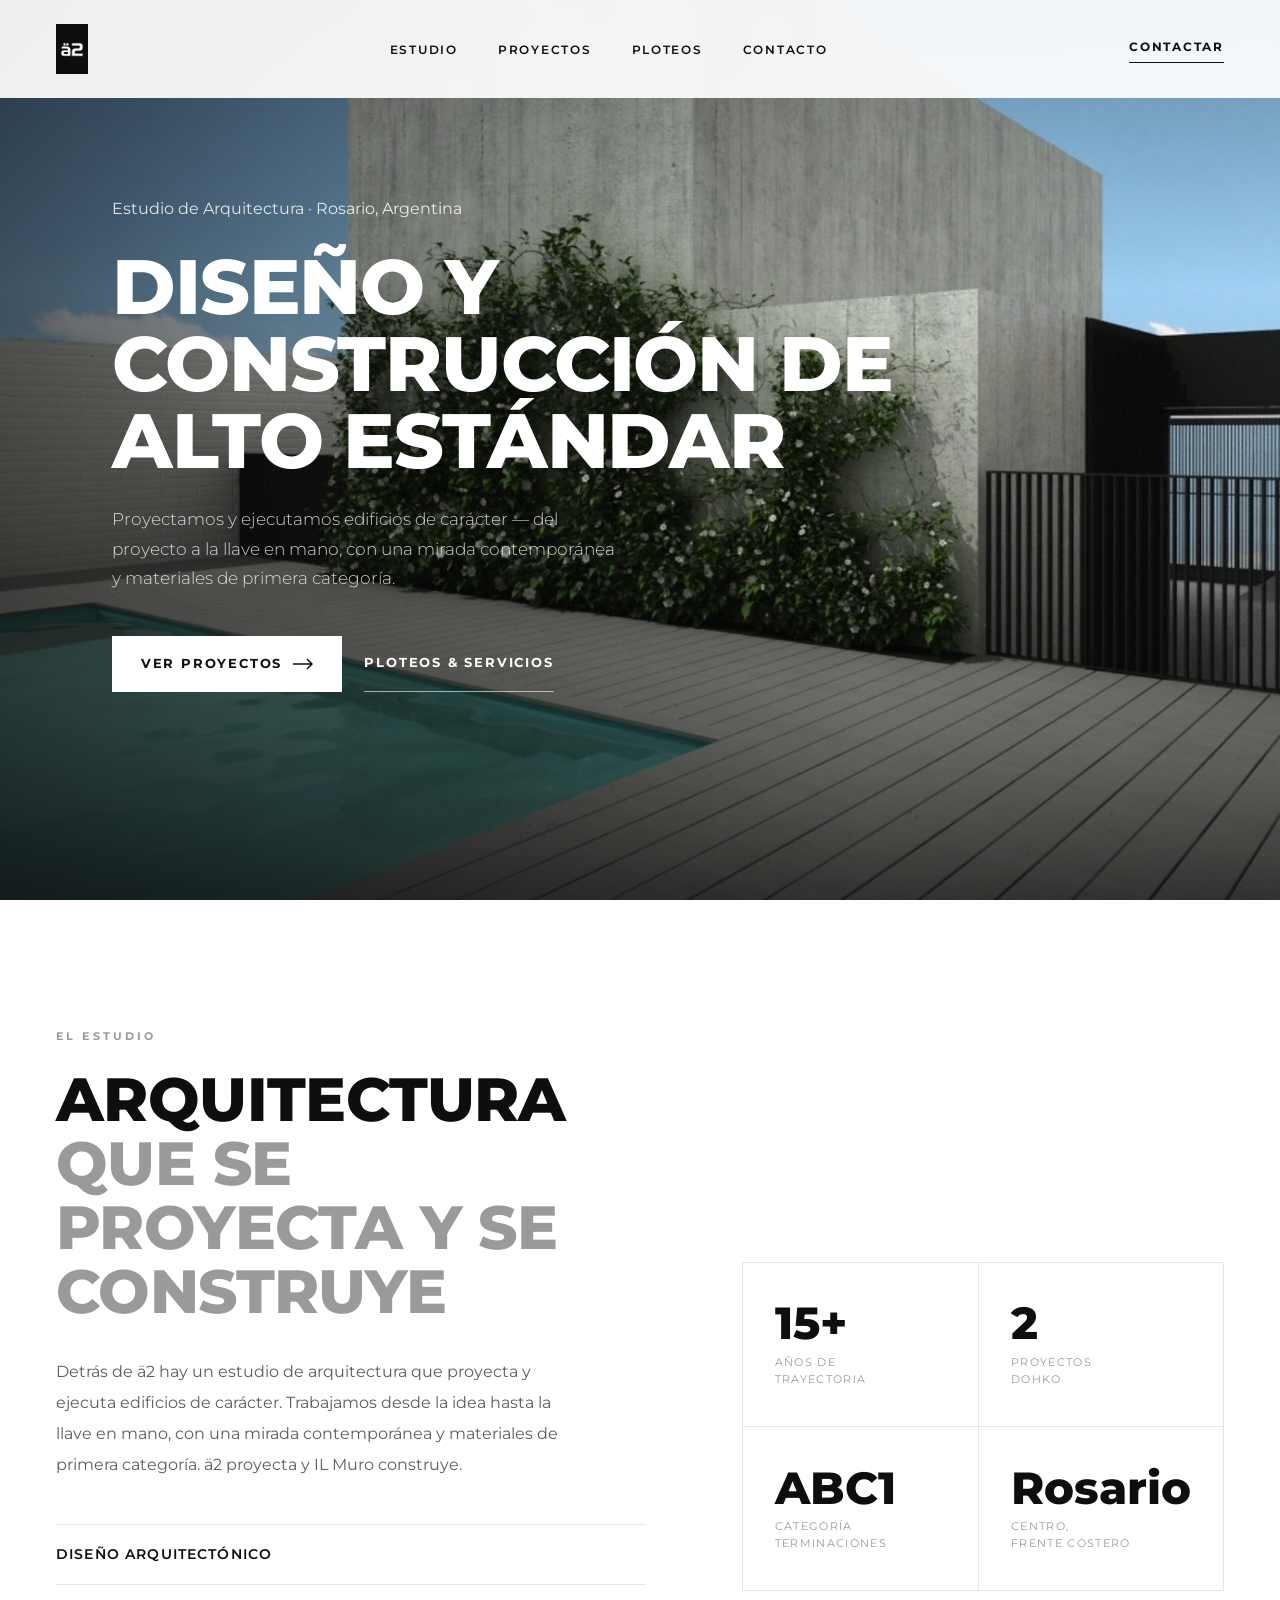
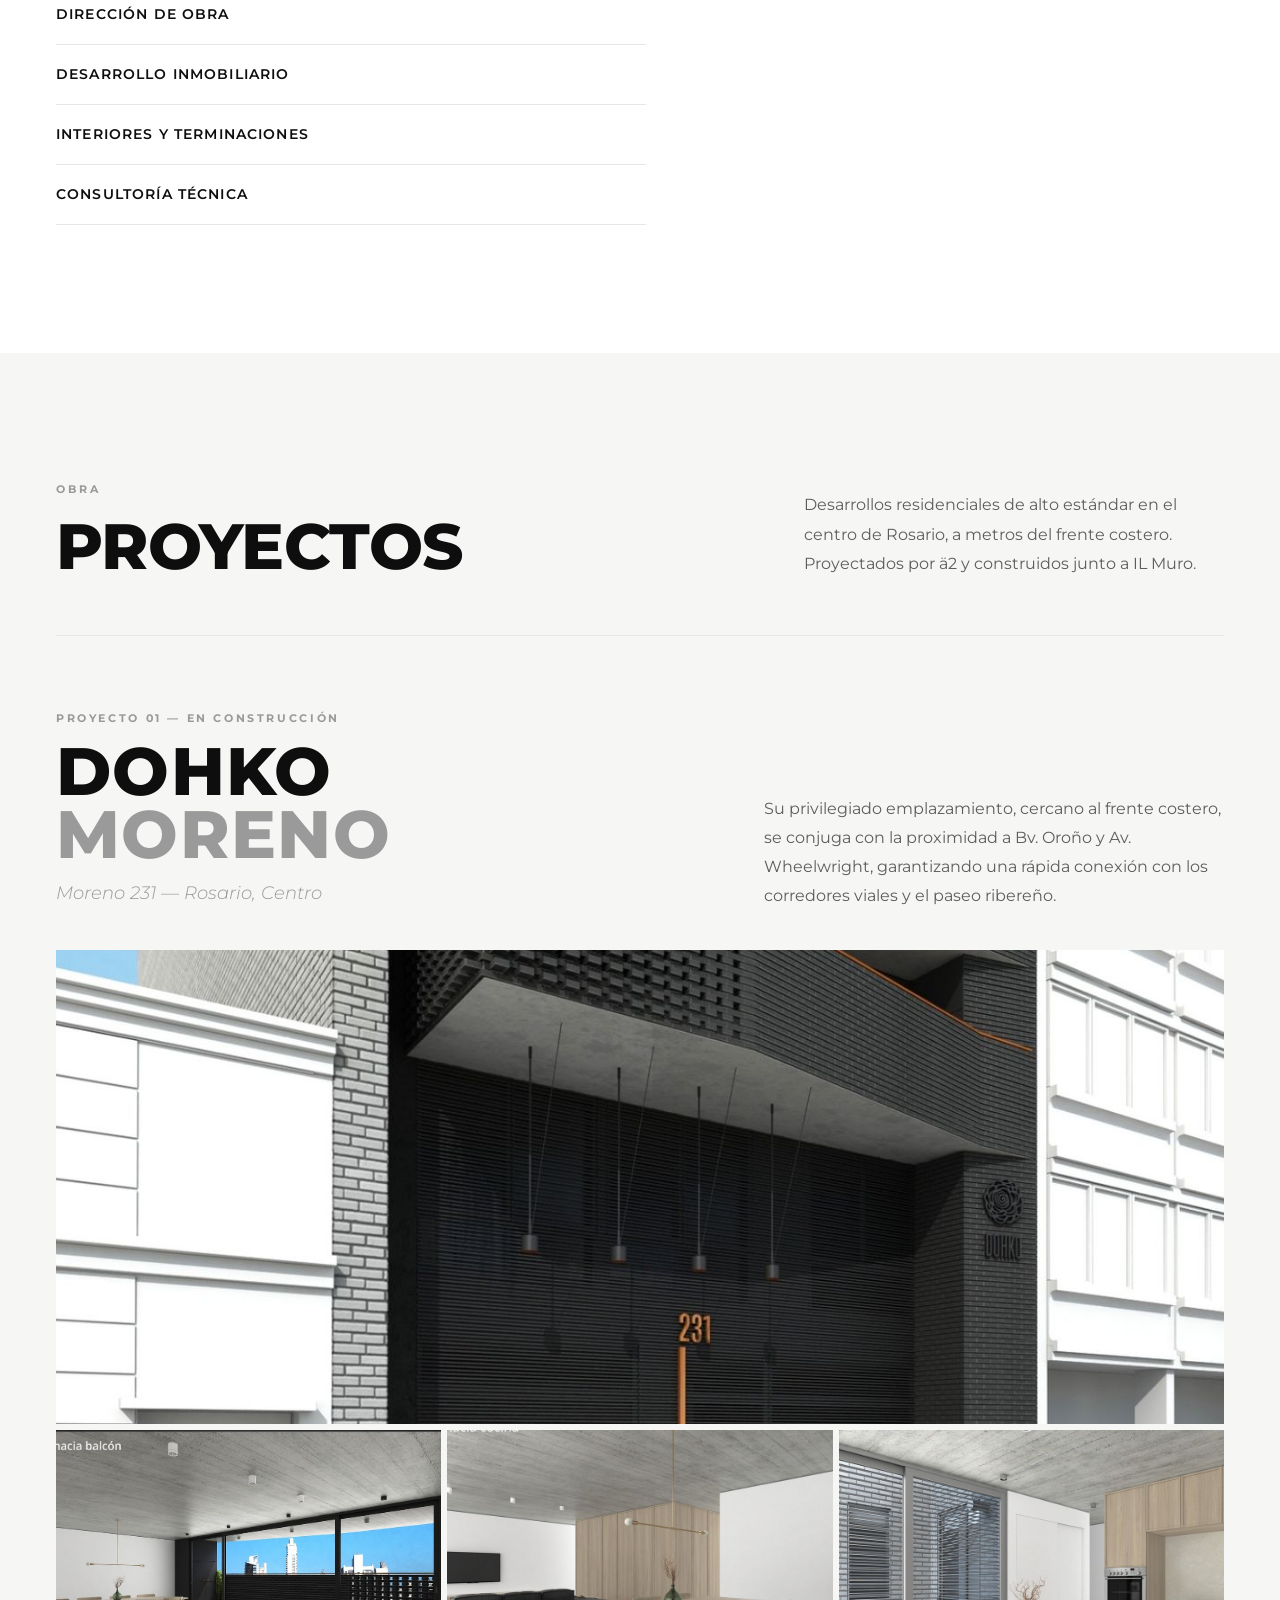
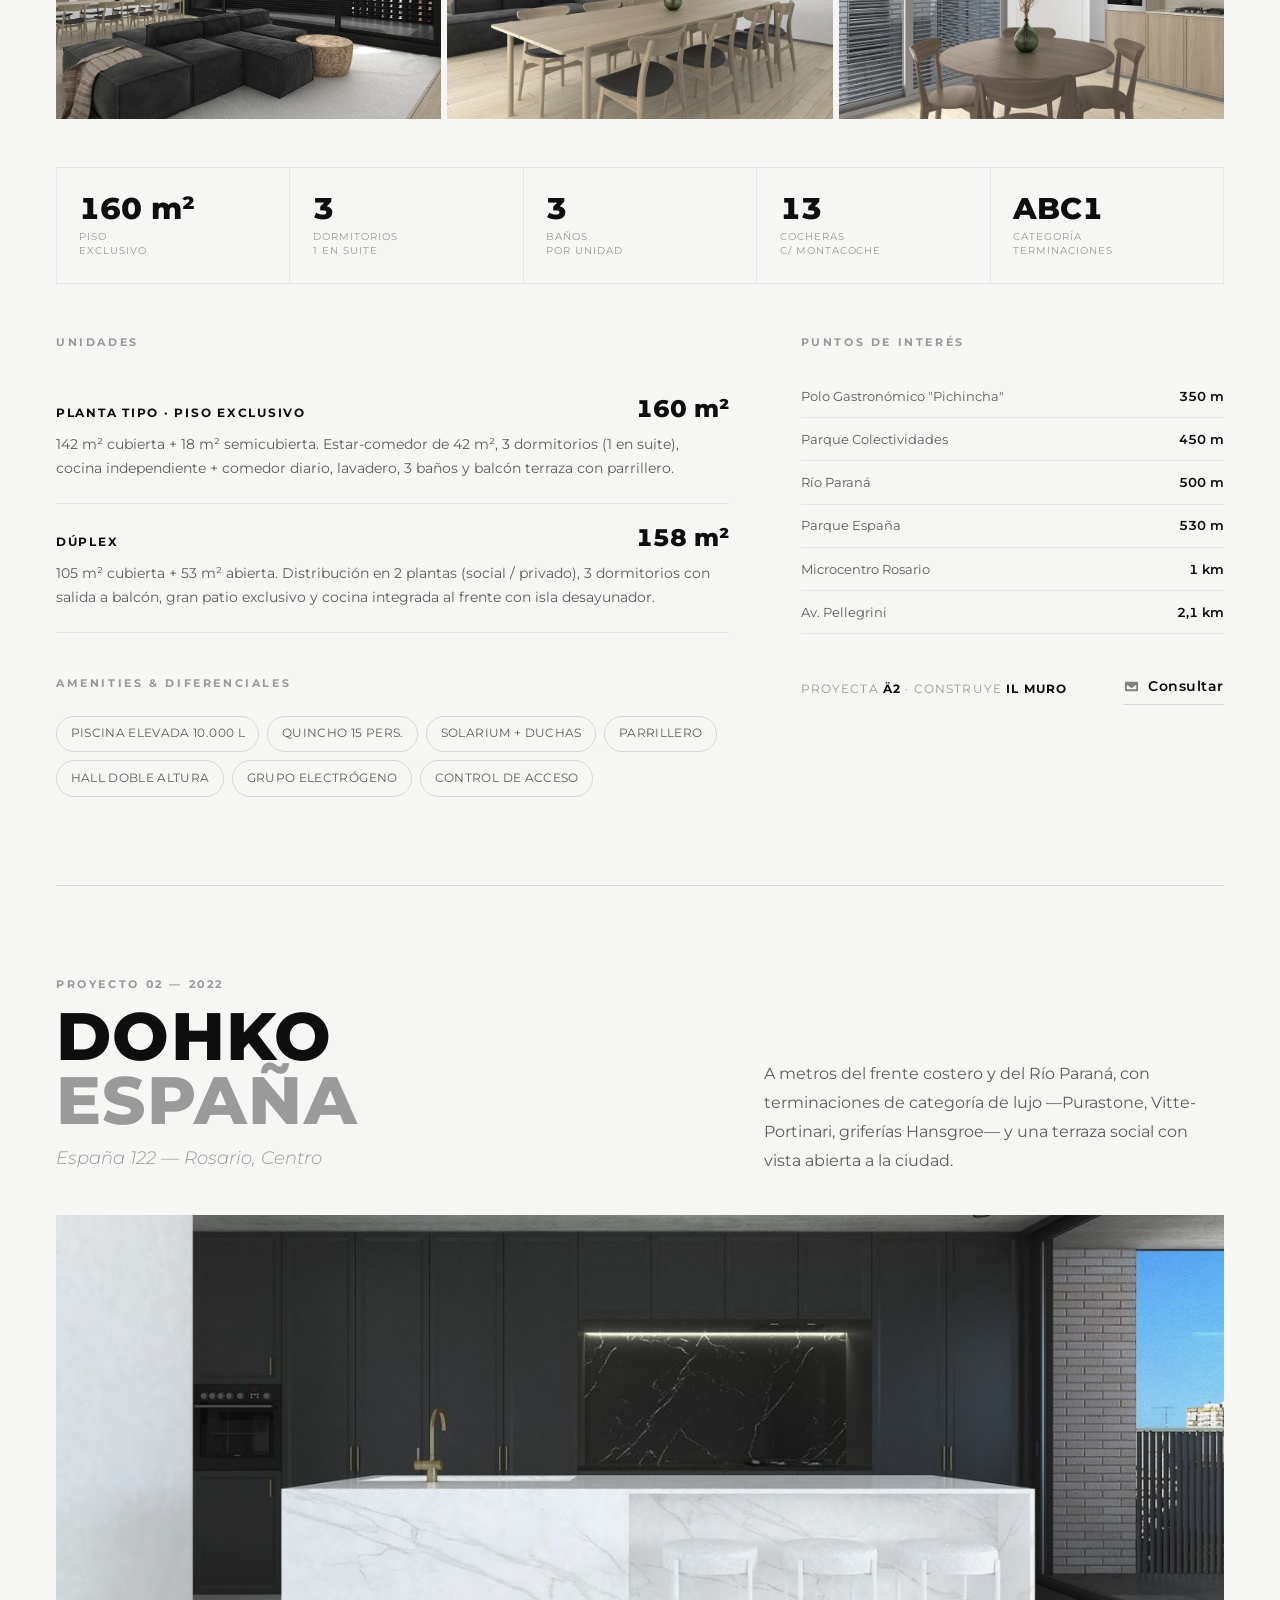
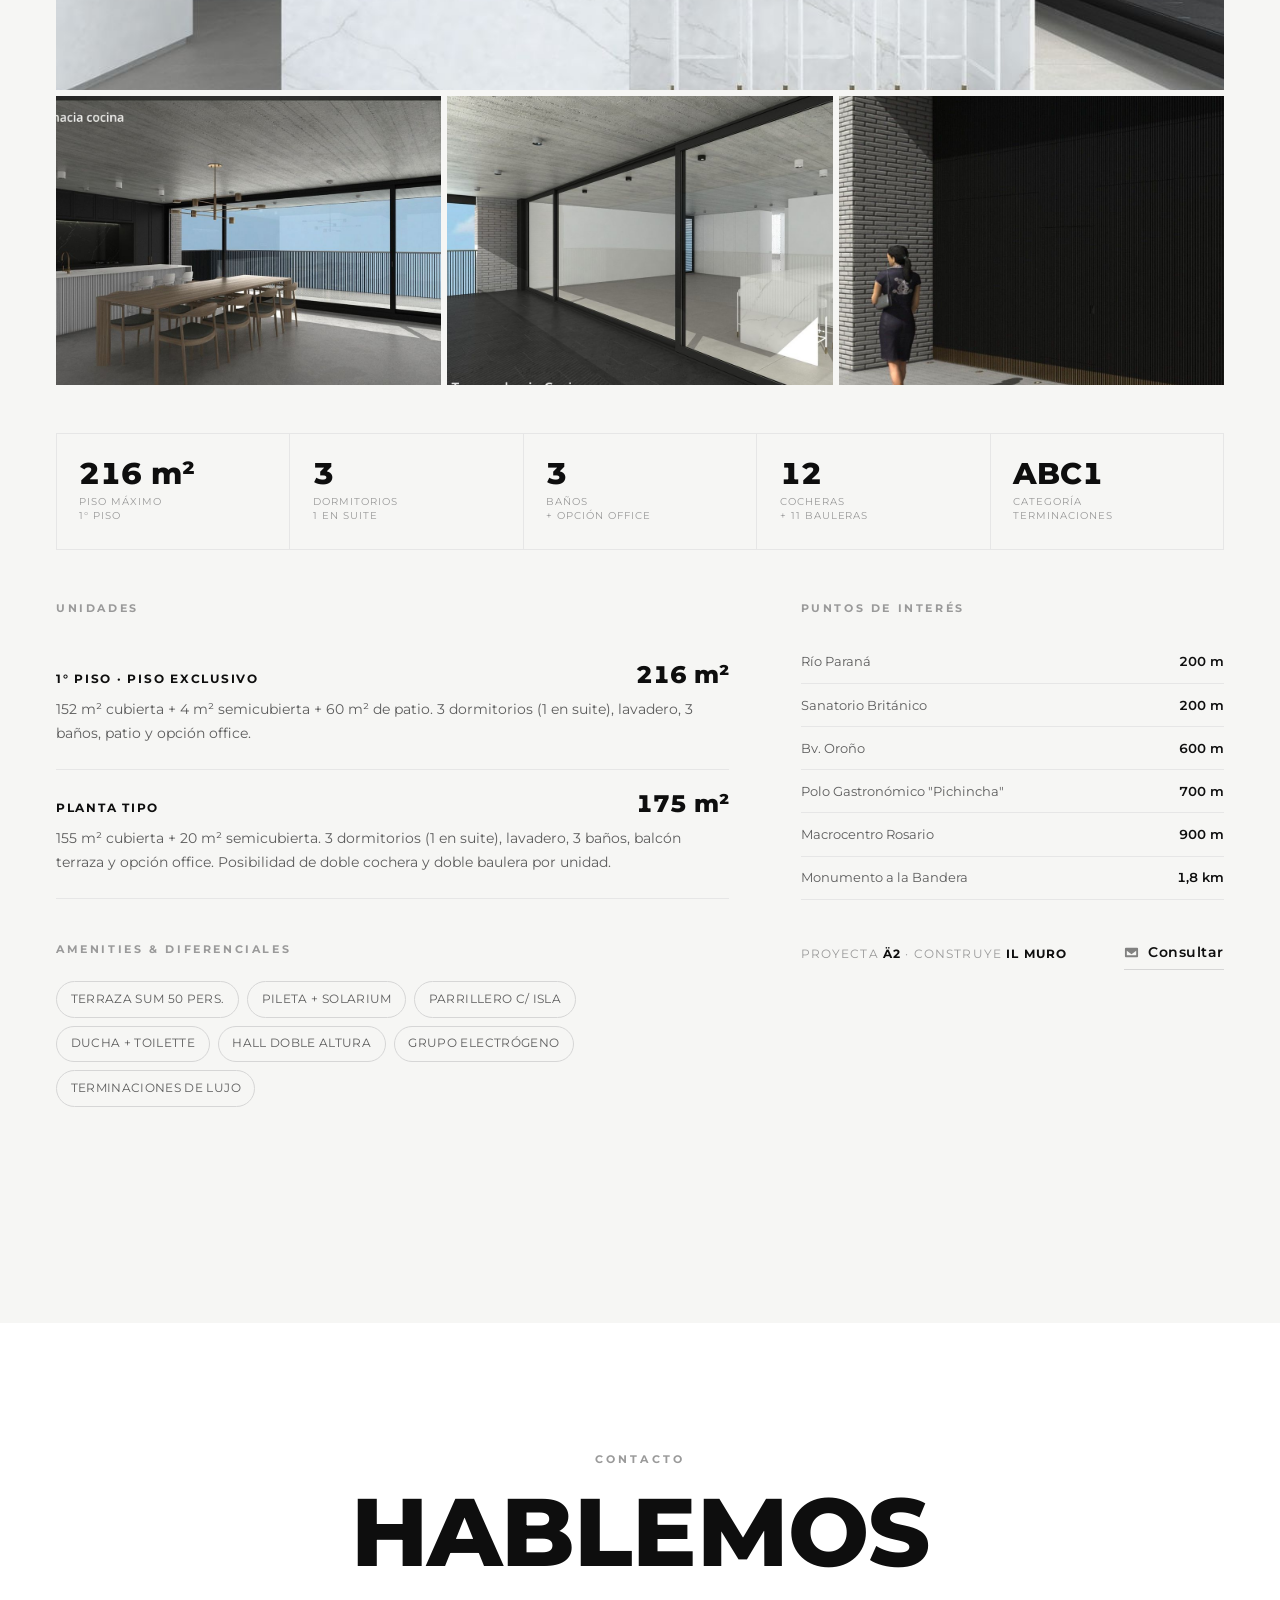
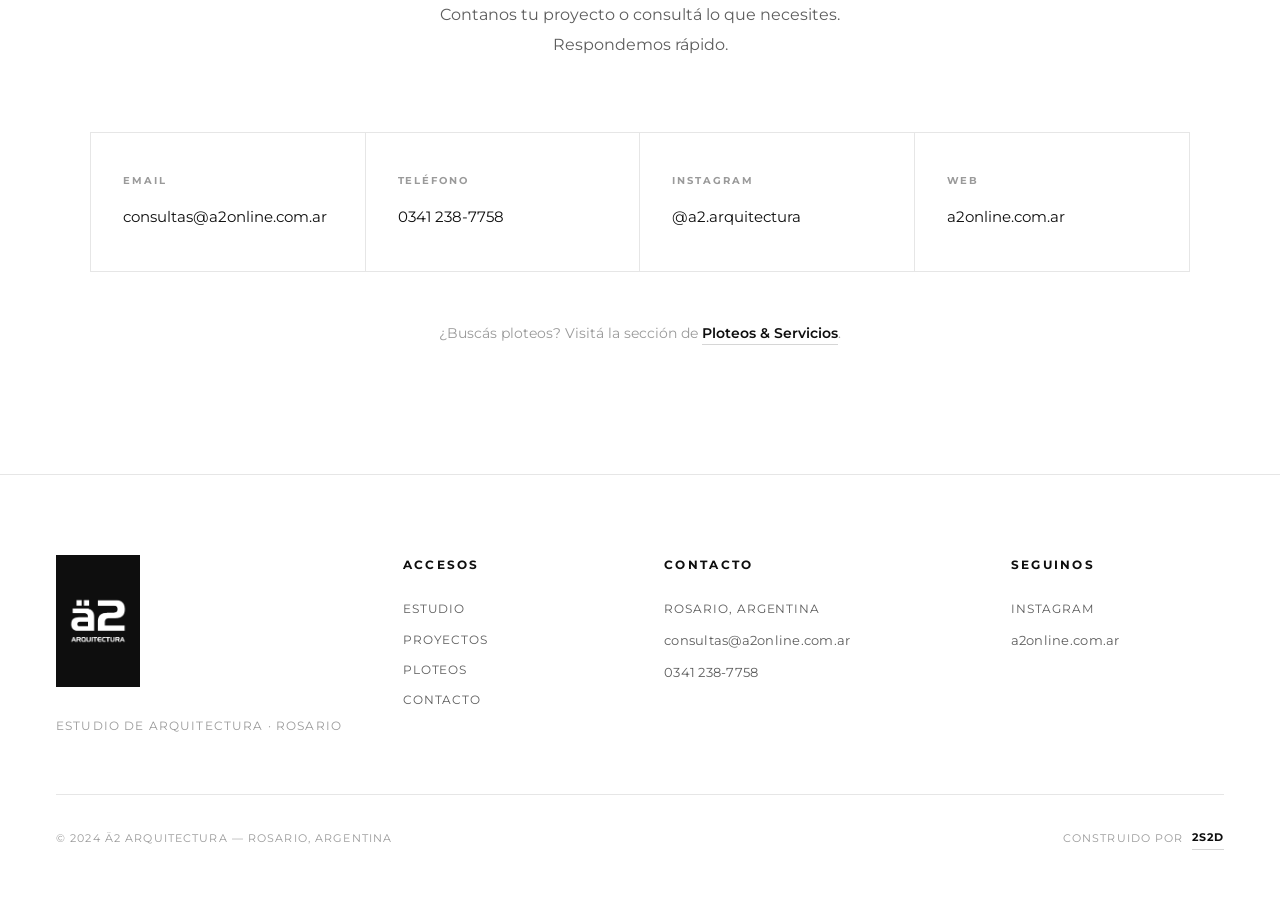
<file: index.html>
<!DOCTYPE html>
<html lang="es">
<head>
  <meta charset="UTF-8">
  <meta name="viewport" content="width=device-width, initial-scale=1.0">
  <title>ä2 Arquitectura — Estudio de arquitectura en Rosario</title>
  <meta name="description" content="Estudio de arquitectura en Rosario. Diseño y construcción de alto estándar, del proyecto a la llave en mano.">
  <link rel="icon" type="image/png" sizes="32x32" href="assets/favicon-32.png">
  <link rel="apple-touch-icon" sizes="180x180" href="assets/favicon-180.png">

  <!-- SEO -->
  <link rel="canonical" href="https://a2online.com.ar/">
  <meta name="robots" content="index, follow">
  <meta name="author" content="ä2 Arquitectura">
  <meta name="keywords" content="arquitectura Rosario, estudio de arquitectura Rosario, diseño arquitectónico, dirección de obra, desarrollos inmobiliarios Rosario, construcción, Dohko, ploteos Rosario">
  <meta name="geo.region" content="AR-S">
  <meta name="geo.placename" content="Rosario, Santa Fe">
  <meta name="geo.position" content="-32.9468;-60.6393">
  <meta name="ICBM" content="-32.9468, -60.6393">

  <!-- Open Graph -->
  <meta property="og:type" content="website">
  <meta property="og:site_name" content="ä2 Arquitectura">
  <meta property="og:locale" content="es_AR">
  <meta property="og:title" content="ä2 Arquitectura — Estudio de arquitectura en Rosario">
  <meta property="og:description" content="Diseño y construcción de alto estándar en Rosario. Del proyecto a la llave en mano.">
  <meta property="og:url" content="https://a2online.com.ar/">
  <meta property="og:image" content="https://a2online.com.ar/assets/og-image.jpg">
  <meta property="og:image:width" content="1200">
  <meta property="og:image:height" content="630">
  <meta property="og:image:alt" content="ä2 Arquitectura — proyecto residencial de alto estándar en Rosario">

  <!-- Twitter -->
  <meta name="twitter:card" content="summary_large_image">
  <meta name="twitter:title" content="ä2 Arquitectura — Estudio de arquitectura en Rosario">
  <meta name="twitter:description" content="Diseño y construcción de alto estándar en Rosario. Del proyecto a la llave en mano.">
  <meta name="twitter:image" content="https://a2online.com.ar/assets/og-image.jpg">

  <link rel="preconnect" href="https://fonts.googleapis.com">
  <link rel="preconnect" href="https://fonts.gstatic.com" crossorigin>
  <link href="https://fonts.googleapis.com/css2?family=Montserrat:ital,wght@0,300;0,400;0,500;0,600;0,700;0,800;1,300&display=swap" rel="stylesheet">
  <link rel="stylesheet" href="css/styles.css">

  <script type="application/ld+json">
  {
    "@context": "https://schema.org",
    "@type": "ProfessionalService",
    "name": "ä2 Arquitectura",
    "alternateName": "a2 Arquitectura & Servicios",
    "description": "Estudio de arquitectura en Rosario. Diseño y construcción de alto estándar, del proyecto a la llave en mano.",
    "url": "https://a2online.com.ar/",
    "logo": "https://a2online.com.ar/assets/favicon-180.png",
    "image": "https://a2online.com.ar/assets/og-image.jpg",
    "telephone": "+543412387758",
    "email": "consultas@a2online.com.ar",
    "priceRange": "$$$",
    "address": {
      "@type": "PostalAddress",
      "addressLocality": "Rosario",
      "addressRegion": "Santa Fe",
      "addressCountry": "AR"
    },
    "areaServed": { "@type": "City", "name": "Rosario" },
    "geo": { "@type": "GeoCoordinates", "latitude": -32.9468, "longitude": -60.6393 },
    "sameAs": ["https://instagram.com/a2.arquitectura"],
    "knowsAbout": ["Arquitectura", "Diseño arquitectónico", "Dirección de obra", "Desarrollo inmobiliario", "Interiores y terminaciones"]
  }
  </script>
</head>
<body>

  <!-- NAV -->
  <nav>
    <a href="#hero" class="nav-logo" aria-label="ä2 Arquitectura — inicio">
      <span class="nav-logo-badge"><img src="assets/a2-mark-light.png" alt="ä2 Arquitectura" class="nav-logo-img"></span>
    </a>
    <ul class="nav-links">
      <li><a href="#estudio">Estudio</a></li>
      <li><a href="#proyectos">Proyectos</a></li>
      <li><a href="ploteos.html">Ploteos</a></li>
      <li><a href="#contacto">Contacto</a></li>
    </ul>
    <a href="#contacto" class="nav-cta">Contactar</a>
  </nav>

  <!-- HERO -->
  <section id="hero">
    <div class="hero-img"><img src="assets/proyectos/hero.jpg" alt="Proyecto residencial de alto estándar de ä2 Arquitectura"></div>
    <div class="hero-scrim"></div>
    <div class="hero-content">
      <p class="hero-eyebrow">Estudio de Arquitectura · Rosario, Argentina</p>
      <h1 class="hero-title">Diseño y construcción de alto estándar</h1>
      <p class="hero-sub">Proyectamos y ejecutamos edificios de carácter — del proyecto a la llave en mano, con una mirada contemporánea y materiales de primera categoría.</p>
      <div class="hero-ctas">
        <a href="#proyectos" class="btn-solid">
          Ver proyectos
          <svg viewBox="0 0 20 12" fill="none"><path d="M0 6h18M14 1l5 5-5 5" stroke="currentColor" stroke-width="1.5"/></svg>
        </a>
        <a href="ploteos.html" class="btn-ghost">Ploteos &amp; servicios</a>
      </div>
    </div>
  </section>

  <!-- ESTUDIO -->
  <section id="estudio">
    <div class="container">
      <div class="estudio-grid">
        <div>
          <p class="eyebrow estudio-eyebrow reveal">El Estudio</p>
          <h2 class="estudio-title reveal rv-d1">Arquitectura <span>que se proyecta y se construye</span></h2>
          <p class="estudio-desc reveal rv-d2">Detrás de ä2 hay un estudio de arquitectura que proyecta y ejecuta edificios de carácter. Trabajamos desde la idea hasta la llave en mano, con una mirada contemporánea y materiales de primera categoría. ä2 proyecta y IL Muro construye.</p>
          <ul class="estudio-services reveal rv-d3">
            <li>Diseño arquitectónico</li>
            <li>Dirección de obra</li>
            <li>Desarrollo inmobiliario</li>
            <li>Interiores y terminaciones</li>
            <li>Consultoría técnica</li>
          </ul>
        </div>
        <div class="estudio-stats reveal rv-d2">
          <div class="estudio-stat"><div class="stat-val">15+</div><div class="stat-lbl">Años de<br>trayectoria</div></div>
          <div class="estudio-stat"><div class="stat-val">2</div><div class="stat-lbl">Proyectos<br>Dohko</div></div>
          <div class="estudio-stat"><div class="stat-val">ABC1</div><div class="stat-lbl">Categoría<br>terminaciones</div></div>
          <div class="estudio-stat"><div class="stat-val">Rosario</div><div class="stat-lbl">Centro,<br>frente costero</div></div>
        </div>
      </div>
    </div>
  </section>

  <!-- PROYECTOS -->
  <section id="proyectos">
    <div class="container">
      <div class="sec-head">
        <div>
          <p class="eyebrow reveal">Obra</p>
          <h2 class="sec-title reveal rv-d1">Proyectos</h2>
        </div>
        <p class="sec-head-desc reveal rv-d2">Desarrollos residenciales de alto estándar en el centro de Rosario, a metros del frente costero. Proyectados por ä2 y construidos junto a IL Muro.</p>
      </div>

      <!-- DOHKO MORENO -->
      <article class="project reveal">
        <div class="project-head">
          <div>
            <span class="project-label">Proyecto 01 — En construcción</span>
            <h3 class="project-name">Dohko <span>Moreno</span></h3>
            <p class="project-locale">Moreno 231 — Rosario, Centro</p>
          </div>
          <p class="project-memoria">Su privilegiado emplazamiento, cercano al frente costero, se conjuga con la proximidad a Bv. Oroño y Av. Wheelwright, garantizando una rápida conexión con los corredores viales y el paseo ribereño.</p>
        </div>

        <div class="gallery">
          <a class="lead" href="assets/proyectos/moreno-1.jpg" target="_blank" rel="noopener"><img src="assets/proyectos/moreno-1.jpg" alt="Fachada de Dohko Moreno" loading="lazy"></a>
          <a class="thumb" href="assets/proyectos/moreno-2.jpg" target="_blank" rel="noopener"><img src="assets/proyectos/moreno-2.jpg" alt="Estar con vista a la ciudad" loading="lazy"></a>
          <a class="thumb" href="assets/proyectos/moreno-3.jpg" target="_blank" rel="noopener"><img src="assets/proyectos/moreno-3.jpg" alt="Comedor y cocina" loading="lazy"></a>
          <a class="thumb" href="assets/proyectos/moreno-4.jpg" target="_blank" rel="noopener"><img src="assets/proyectos/moreno-4.jpg" alt="Cocina con aire y luz" loading="lazy"></a>
        </div>

        <div class="project-stats">
          <div class="project-stat"><div class="pstat-val">160 m²</div><div class="pstat-lbl">Piso<br>exclusivo</div></div>
          <div class="project-stat"><div class="pstat-val">3</div><div class="pstat-lbl">Dormitorios<br>1 en suite</div></div>
          <div class="project-stat"><div class="pstat-val">3</div><div class="pstat-lbl">Baños<br>por unidad</div></div>
          <div class="project-stat"><div class="pstat-val">13</div><div class="pstat-lbl">Cocheras<br>c/ montacoche</div></div>
          <div class="project-stat"><div class="pstat-val">ABC1</div><div class="pstat-lbl">Categoría<br>terminaciones</div></div>
        </div>

        <div class="project-cols">
          <div>
            <div class="col-title">Unidades</div>
            <div class="unit">
              <div class="unit-top"><span class="unit-type">Planta tipo · Piso exclusivo</span><span class="unit-area">160 m²</span></div>
              <p class="unit-detail">142 m² cubierta + 18 m² semicubierta. Estar-comedor de 42 m², 3 dormitorios (1 en suite), cocina independiente + comedor diario, lavadero, 3 baños y balcón terraza con parrillero.</p>
            </div>
            <div class="unit">
              <div class="unit-top"><span class="unit-type">Dúplex</span><span class="unit-area">158 m²</span></div>
              <p class="unit-detail">105 m² cubierta + 53 m² abierta. Distribución en 2 plantas (social / privado), 3 dormitorios con salida a balcón, gran patio exclusivo y cocina integrada al frente con isla desayunador.</p>
            </div>
            <div class="amenities">
              <div class="col-title">Amenities &amp; diferenciales</div>
              <div class="tag-list">
                <span class="tag">Piscina elevada 10.000 L</span>
                <span class="tag">Quincho 15 pers.</span>
                <span class="tag">Solarium + duchas</span>
                <span class="tag">Parrillero</span>
                <span class="tag">Hall doble altura</span>
                <span class="tag">Grupo electrógeno</span>
                <span class="tag">Control de acceso</span>
              </div>
            </div>
          </div>
          <aside>
            <div class="col-title">Puntos de interés</div>
            <ul class="poi-list">
              <li>Polo Gastronómico "Pichincha" <b>350 m</b></li>
              <li>Parque Colectividades <b>450 m</b></li>
              <li>Río Paraná <b>500 m</b></li>
              <li>Parque España <b>530 m</b></li>
              <li>Microcentro Rosario <b>1 km</b></li>
              <li>Av. Pellegrini <b>2,1 km</b></li>
            </ul>
            <div class="project-foot">
              <span class="project-credit">Proyecta <b>ä2</b> · Construye <b>IL Muro</b></span>
              <a href="mailto:consultas@a2online.com.ar?subject=Consulta%20Dohko%20Moreno" class="card-mail">
                <svg viewBox="0 0 16 16" fill="currentColor"><path d="M2 3h12a1 1 0 011 1v8a1 1 0 01-1 1H2a1 1 0 01-1-1V4a1 1 0 011-1zm6 5.6L3.5 5H12.5L8 8.6zM3 6.2V11h10V6.2L8 9.8 3 6.2z"/></svg>
                Consultar
              </a>
            </div>
          </aside>
        </div>
      </article>

      <!-- DOHKO ESPAÑA -->
      <article class="project reveal">
        <div class="project-head">
          <div>
            <span class="project-label">Proyecto 02 — 2022</span>
            <h3 class="project-name">Dohko <span>España</span></h3>
            <p class="project-locale">España 122 — Rosario, Centro</p>
          </div>
          <p class="project-memoria">A metros del frente costero y del Río Paraná, con terminaciones de categoría de lujo —Purastone, Vitte-Portinari, griferías Hansgroe— y una terraza social con vista abierta a la ciudad.</p>
        </div>

        <div class="gallery">
          <a class="lead" href="assets/proyectos/espana-1.jpg" target="_blank" rel="noopener"><img src="assets/proyectos/espana-1.jpg" alt="Cocina con isla de mármol de Dohko España" loading="lazy"></a>
          <a class="thumb" href="assets/proyectos/espana-2.jpg" target="_blank" rel="noopener"><img src="assets/proyectos/espana-2.jpg" alt="Estar y comedor" loading="lazy"></a>
          <a class="thumb" href="assets/proyectos/espana-3.jpg" target="_blank" rel="noopener"><img src="assets/proyectos/espana-3.jpg" alt="Balcón terraza" loading="lazy"></a>
          <a class="thumb" href="assets/proyectos/espana-4.jpg" target="_blank" rel="noopener"><img src="assets/proyectos/espana-4.jpg" alt="Fachada en planta baja" loading="lazy"></a>
        </div>

        <div class="project-stats">
          <div class="project-stat"><div class="pstat-val">216 m²</div><div class="pstat-lbl">Piso máximo<br>1° piso</div></div>
          <div class="project-stat"><div class="pstat-val">3</div><div class="pstat-lbl">Dormitorios<br>1 en suite</div></div>
          <div class="project-stat"><div class="pstat-val">3</div><div class="pstat-lbl">Baños<br>+ opción office</div></div>
          <div class="project-stat"><div class="pstat-val">12</div><div class="pstat-lbl">Cocheras<br>+ 11 bauleras</div></div>
          <div class="project-stat"><div class="pstat-val">ABC1</div><div class="pstat-lbl">Categoría<br>terminaciones</div></div>
        </div>

        <div class="project-cols">
          <div>
            <div class="col-title">Unidades</div>
            <div class="unit">
              <div class="unit-top"><span class="unit-type">1° piso · Piso exclusivo</span><span class="unit-area">216 m²</span></div>
              <p class="unit-detail">152 m² cubierta + 4 m² semicubierta + 60 m² de patio. 3 dormitorios (1 en suite), lavadero, 3 baños, patio y opción office.</p>
            </div>
            <div class="unit">
              <div class="unit-top"><span class="unit-type">Planta tipo</span><span class="unit-area">175 m²</span></div>
              <p class="unit-detail">155 m² cubierta + 20 m² semicubierta. 3 dormitorios (1 en suite), lavadero, 3 baños, balcón terraza y opción office. Posibilidad de doble cochera y doble baulera por unidad.</p>
            </div>
            <div class="amenities">
              <div class="col-title">Amenities &amp; diferenciales</div>
              <div class="tag-list">
                <span class="tag">Terraza SUM 50 pers.</span>
                <span class="tag">Pileta + solarium</span>
                <span class="tag">Parrillero c/ isla</span>
                <span class="tag">Ducha + toilette</span>
                <span class="tag">Hall doble altura</span>
                <span class="tag">Grupo electrógeno</span>
                <span class="tag">Terminaciones de lujo</span>
              </div>
            </div>
          </div>
          <aside>
            <div class="col-title">Puntos de interés</div>
            <ul class="poi-list">
              <li>Río Paraná <b>200 m</b></li>
              <li>Sanatorio Británico <b>200 m</b></li>
              <li>Bv. Oroño <b>600 m</b></li>
              <li>Polo Gastronómico "Pichincha" <b>700 m</b></li>
              <li>Macrocentro Rosario <b>900 m</b></li>
              <li>Monumento a la Bandera <b>1,8 km</b></li>
            </ul>
            <div class="project-foot">
              <span class="project-credit">Proyecta <b>ä2</b> · Construye <b>IL Muro</b></span>
              <a href="mailto:consultas@a2online.com.ar?subject=Consulta%20Dohko%20Espa%C3%B1a" class="card-mail">
                <svg viewBox="0 0 16 16" fill="currentColor"><path d="M2 3h12a1 1 0 011 1v8a1 1 0 01-1 1H2a1 1 0 01-1-1V4a1 1 0 011-1zm6 5.6L3.5 5H12.5L8 8.6zM3 6.2V11h10V6.2L8 9.8 3 6.2z"/></svg>
                Consultar
              </a>
            </div>
          </aside>
        </div>
      </article>
    </div>
  </section>

  <!-- CONTACTO -->
  <section id="contacto">
    <div class="contacto-inner">
      <p class="eyebrow reveal">Contacto</p>
      <h2 class="contacto-title reveal rv-d1">Hablemos</h2>
      <p class="contacto-sub reveal rv-d1">Contanos tu proyecto o consultá lo que necesites. Respondemos rápido.</p>

      <div class="contact-grid reveal rv-d2">
        <div class="contact-item">
          <div class="ci-label">Email</div>
          <a href="mailto:consultas@a2online.com.ar">consultas@a2online.com.ar</a>
        </div>
        <div class="contact-item">
          <div class="ci-label">Teléfono</div>
          <a href="tel:+543412387758">0341 238-7758</a>
        </div>
        <div class="contact-item">
          <div class="ci-label">Instagram</div>
          <a href="https://instagram.com/a2.arquitectura" target="_blank" rel="noopener">@a2.arquitectura</a>
        </div>
        <div class="contact-item">
          <div class="ci-label">Web</div>
          <a href="https://a2online.com.ar" target="_blank" rel="noopener">a2online.com.ar</a>
        </div>
      </div>

      <p class="contacto-note reveal">¿Buscás ploteos? Visitá la sección de <a href="ploteos.html">Ploteos &amp; Servicios</a>.</p>
    </div>
  </section>

  <!-- FOOTER -->
  <footer>
    <div class="footer-grid">
      <div>
        <span class="footer-logo-badge"><img src="assets/a2arq-full-light.png" alt="ä2 Arquitectura" class="footer-logo-img"></span>
        <div class="footer-copyright">Estudio de arquitectura · Rosario</div>
      </div>
      <div class="footer-col">
        <div class="footer-col-title">Accesos</div>
        <a href="#estudio">Estudio</a>
        <a href="#proyectos">Proyectos</a>
        <a href="ploteos.html">Ploteos</a>
        <a href="#contacto">Contacto</a>
      </div>
      <div class="footer-col">
        <div class="footer-col-title">Contacto</div>
        <p>Rosario, Argentina</p>
        <a class="lower" href="mailto:consultas@a2online.com.ar">consultas@a2online.com.ar</a>
        <a class="lower" href="tel:+543412387758">0341 238-7758</a>
      </div>
      <div class="footer-col">
        <div class="footer-col-title">Seguinos</div>
        <a href="https://instagram.com/a2.arquitectura" target="_blank" rel="noopener">Instagram</a>
        <a class="lower" href="https://a2online.com.ar" target="_blank" rel="noopener">a2online.com.ar</a>
      </div>
    </div>
    <div class="footer-bottom">
      <span>© 2024 ä2 Arquitectura — Rosario, Argentina</span>
      <a class="footer-credit" href="https://dossoles.netlify.app/" target="_blank" rel="noopener">Construido por <b>2S2D</b></a>
    </div>
  </footer>

  <script>
    const io = new IntersectionObserver((entries) => {
      entries.forEach(e => { if (e.isIntersecting) { e.target.classList.add('in'); io.unobserve(e.target); } });
    }, { threshold: 0.12 });
    document.querySelectorAll('.reveal').forEach(el => io.observe(el));

    const navLinks = document.querySelectorAll('.nav-links a[href^="#"]');
    const secObserver = new IntersectionObserver((entries) => {
      entries.forEach(e => {
        if (e.isIntersecting) navLinks.forEach(a => a.classList.toggle('active', a.getAttribute('href') === '#' + e.target.id));
      });
    }, { threshold: 0.4 });
    document.querySelectorAll('section[id]').forEach(s => secObserver.observe(s));

    const nav = document.querySelector('nav');
    window.addEventListener('scroll', () => {
      nav.style.boxShadow = window.scrollY > 40 ? '0 1px 0 rgba(0,0,0,0.06)' : 'none';
    }, { passive: true });
  </script>
</body>
</html>
</file>
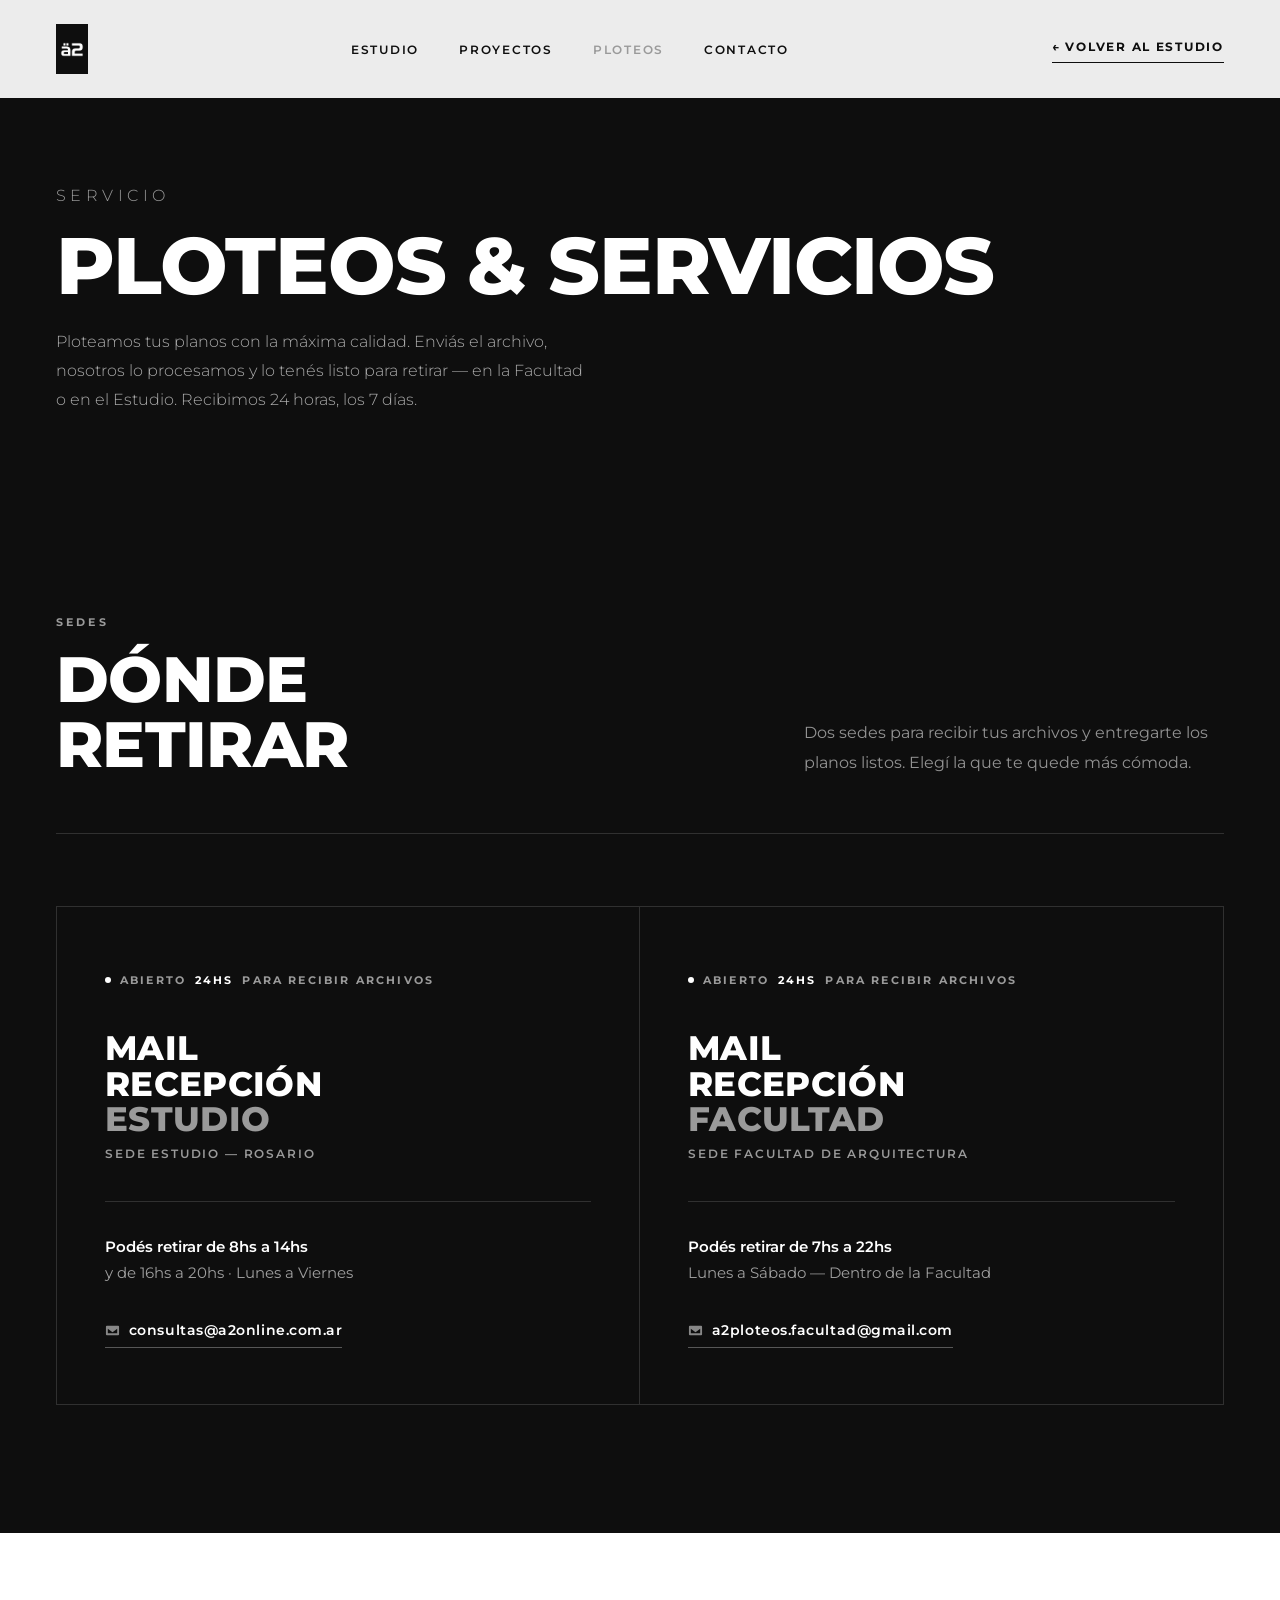
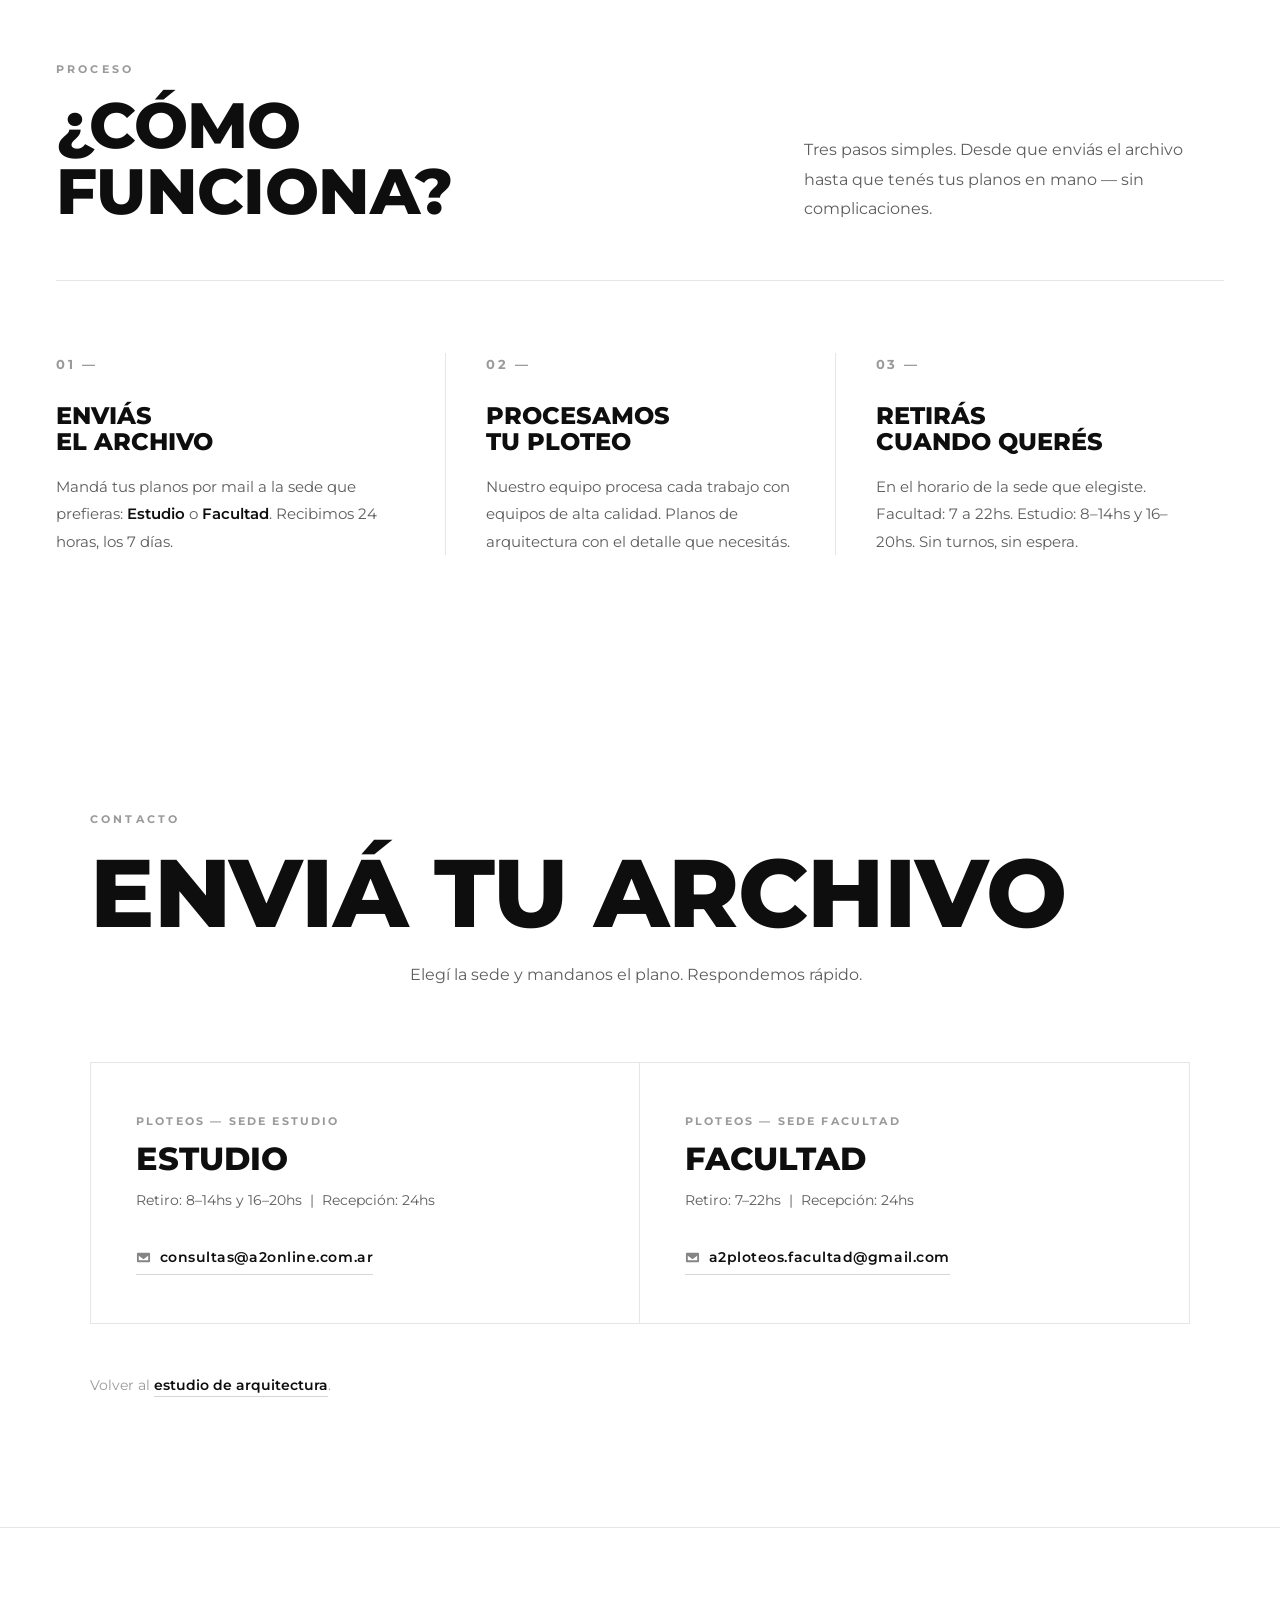
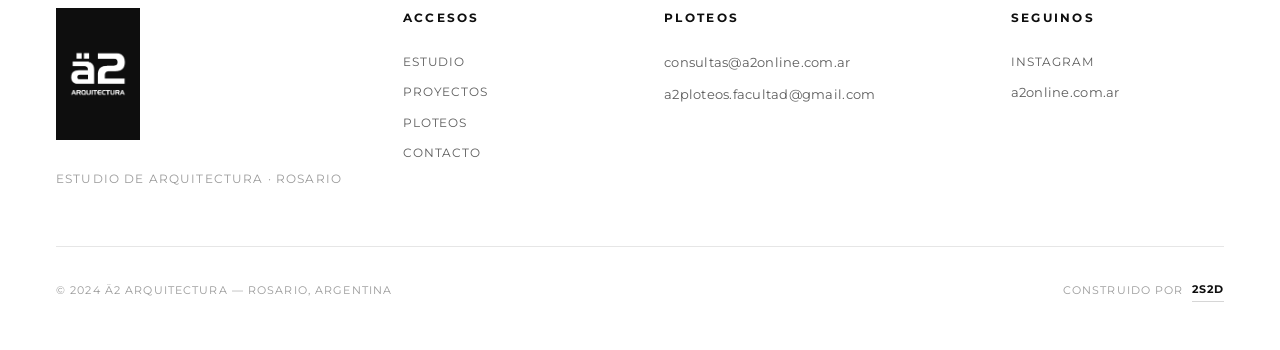
<file: ploteos.html>
<!DOCTYPE html>
<html lang="es">
<head>
  <meta charset="UTF-8">
  <meta name="viewport" content="width=device-width, initial-scale=1.0">
  <title>Ploteos & Servicios — ä2 Arquitectura</title>
  <meta name="description" content="Ploteos de planos con la máxima calidad en Rosario. Enviás el archivo y lo retirás en el Estudio o en la Facultad.">
  <link rel="icon" type="image/png" sizes="32x32" href="assets/favicon-32.png">
  <link rel="apple-touch-icon" sizes="180x180" href="assets/favicon-180.png">

  <!-- SEO -->
  <link rel="canonical" href="https://a2online.com.ar/ploteos.html">
  <meta name="robots" content="index, follow">
  <meta name="author" content="ä2 Arquitectura">
  <meta name="keywords" content="ploteos Rosario, ploteo de planos, impresión de planos Rosario, ploteos facultad de arquitectura, a2online">
  <meta name="geo.region" content="AR-S">
  <meta name="geo.placename" content="Rosario, Santa Fe">

  <!-- Open Graph -->
  <meta property="og:type" content="website">
  <meta property="og:site_name" content="ä2 Arquitectura">
  <meta property="og:locale" content="es_AR">
  <meta property="og:title" content="Ploteos & Servicios — ä2 Arquitectura (Rosario)">
  <meta property="og:description" content="Ploteamos tus planos con la máxima calidad. Enviás el archivo y lo retirás en el Estudio o en la Facultad. Recibimos 24hs.">
  <meta property="og:url" content="https://a2online.com.ar/ploteos.html">
  <meta property="og:image" content="https://a2online.com.ar/assets/og-image.jpg">
  <meta property="og:image:width" content="1200">
  <meta property="og:image:height" content="630">

  <!-- Twitter -->
  <meta name="twitter:card" content="summary_large_image">
  <meta name="twitter:title" content="Ploteos & Servicios — ä2 Arquitectura (Rosario)">
  <meta name="twitter:description" content="Ploteamos tus planos con la máxima calidad. Enviás el archivo y lo retirás en el Estudio o en la Facultad.">
  <meta name="twitter:image" content="https://a2online.com.ar/assets/og-image.jpg">

  <link rel="preconnect" href="https://fonts.googleapis.com">
  <link rel="preconnect" href="https://fonts.gstatic.com" crossorigin>
  <link href="https://fonts.googleapis.com/css2?family=Montserrat:ital,wght@0,300;0,400;0,500;0,600;0,700;0,800;1,300&display=swap" rel="stylesheet">
  <link rel="stylesheet" href="css/styles.css">
</head>
<body>

  <!-- NAV -->
  <nav>
    <a href="index.html" class="nav-logo" aria-label="ä2 Arquitectura — inicio">
      <span class="nav-logo-badge"><img src="assets/a2-mark-light.png" alt="ä2 Arquitectura" class="nav-logo-img"></span>
    </a>
    <ul class="nav-links">
      <li><a href="index.html#estudio">Estudio</a></li>
      <li><a href="index.html#proyectos">Proyectos</a></li>
      <li><a href="ploteos.html" class="active">Ploteos</a></li>
      <li><a href="#contacto-ploteos">Contacto</a></li>
    </ul>
    <a href="index.html" class="nav-cta">← Volver al estudio</a>
  </nav>

  <!-- PAGE HEADER -->
  <header class="page-header">
    <div class="inner">
      <p class="eyebrow">Servicio</p>
      <h1>Ploteos &amp; Servicios</h1>
      <p>Ploteamos tus planos con la máxima calidad. Enviás el archivo, nosotros lo procesamos y lo tenés listo para retirar — en la Facultad o en el Estudio. Recibimos 24 horas, los 7 días.</p>
    </div>
  </header>

  <!-- PLOTEOS (DARK) -->
  <section id="ploteos" class="section-dark">
    <div class="container">
      <div class="sec-head">
        <div>
          <p class="eyebrow reveal">Sedes</p>
          <h2 class="sec-title reveal rv-d1">Dónde<br>retirar</h2>
        </div>
        <p class="sec-head-desc reveal rv-d2">Dos sedes para recibir tus archivos y entregarte los planos listos. Elegí la que te quede más cómoda.</p>
      </div>

      <div class="cards-row reveal rv-d1">
        <div class="ploteo-card">
          <div class="card-open"><span class="dot"></span>Abierto <b>24hs</b> para recibir archivos</div>
          <div class="card-location">Mail<br>Recepción<br><span>Estudio</span></div>
          <div class="card-tag">Sede Estudio — Rosario</div>
          <div class="card-hours">
            <strong>Podés retirar de 8hs a 14hs</strong><br>
            y de 16hs a 20hs · Lunes a Viernes
          </div>
          <a href="mailto:consultas@a2online.com.ar?subject=Ploteo%20-%20Sede%20Estudio" class="card-mail">
            <svg viewBox="0 0 16 16" fill="currentColor"><path d="M2 3h12a1 1 0 011 1v8a1 1 0 01-1 1H2a1 1 0 01-1-1V4a1 1 0 011-1zm6 5.6L3.5 5H12.5L8 8.6zM3 6.2V11h10V6.2L8 9.8 3 6.2z"/></svg>
            consultas@a2online.com.ar
          </a>
        </div>
        <div class="ploteo-card">
          <div class="card-open"><span class="dot"></span>Abierto <b>24hs</b> para recibir archivos</div>
          <div class="card-location">Mail<br>Recepción<br><span>Facultad</span></div>
          <div class="card-tag">Sede Facultad de Arquitectura</div>
          <div class="card-hours">
            <strong>Podés retirar de 7hs a 22hs</strong><br>
            Lunes a Sábado — Dentro de la Facultad
          </div>
          <a href="mailto:a2ploteos.facultad@gmail.com?subject=Ploteo%20-%20Sede%20Facultad" class="card-mail">
            <svg viewBox="0 0 16 16" fill="currentColor"><path d="M2 3h12a1 1 0 011 1v8a1 1 0 01-1 1H2a1 1 0 01-1-1V4a1 1 0 011-1zm6 5.6L3.5 5H12.5L8 8.6zM3 6.2V11h10V6.2L8 9.8 3 6.2z"/></svg>
            a2ploteos.facultad@gmail.com
          </a>
        </div>
      </div>
    </div>
  </section>

  <!-- COMO FUNCIONA -->
  <section id="como-funciona">
    <div class="container">
      <div class="sec-head">
        <div>
          <p class="eyebrow reveal">Proceso</p>
          <h2 class="sec-title reveal rv-d1">¿Cómo<br>funciona?</h2>
        </div>
        <p class="sec-head-desc reveal rv-d2">Tres pasos simples. Desde que enviás el archivo hasta que tenés tus planos en mano — sin complicaciones.</p>
      </div>

      <div class="steps-row">
        <div class="step reveal rv-d1">
          <div class="step-num">01 —</div>
          <h3>Enviás<br>el archivo</h3>
          <p>Mandá tus planos por mail a la sede que prefieras: <span class="hl">Estudio</span> o <span class="hl">Facultad</span>. Recibimos 24 horas, los 7 días.</p>
        </div>
        <div class="step reveal rv-d2">
          <div class="step-num">02 —</div>
          <h3>Procesamos<br>tu ploteo</h3>
          <p>Nuestro equipo procesa cada trabajo con equipos de alta calidad. Planos de arquitectura con el detalle que necesitás.</p>
        </div>
        <div class="step reveal rv-d3">
          <div class="step-num">03 —</div>
          <h3>Retirás<br>cuando querés</h3>
          <p>En el horario de la sede que elegiste. Facultad: 7 a 22hs. Estudio: 8–14hs y 16–20hs. Sin turnos, sin espera.</p>
        </div>
      </div>
    </div>
  </section>

  <!-- CONTACTO PLOTEOS -->
  <section id="contacto-ploteos">
    <div class="contacto-inner">
      <p class="eyebrow reveal">Contacto</p>
      <h2 class="contacto-title reveal rv-d1">Enviá tu archivo</h2>
      <p class="contacto-sub reveal rv-d1">Elegí la sede y mandanos el plano. Respondemos rápido.</p>

      <div class="contact-cards reveal rv-d2">
        <div class="contact-card">
          <div class="contact-type">Ploteos — Sede Estudio</div>
          <div class="contact-name">Estudio</div>
          <div class="contact-mini">Retiro: 8–14hs y 16–20hs&nbsp;&nbsp;|&nbsp;&nbsp;Recepción: 24hs</div>
          <a href="mailto:consultas@a2online.com.ar?subject=Ploteo%20-%20Sede%20Estudio" class="card-mail">
            <svg viewBox="0 0 16 16" fill="currentColor"><path d="M2 3h12a1 1 0 011 1v8a1 1 0 01-1 1H2a1 1 0 01-1-1V4a1 1 0 011-1zm6 5.6L3.5 5H12.5L8 8.6zM3 6.2V11h10V6.2L8 9.8 3 6.2z"/></svg>
            consultas@a2online.com.ar
          </a>
        </div>
        <div class="contact-card">
          <div class="contact-type">Ploteos — Sede Facultad</div>
          <div class="contact-name">Facultad</div>
          <div class="contact-mini">Retiro: 7–22hs&nbsp;&nbsp;|&nbsp;&nbsp;Recepción: 24hs</div>
          <a href="mailto:a2ploteos.facultad@gmail.com?subject=Ploteo%20-%20Sede%20Facultad" class="card-mail">
            <svg viewBox="0 0 16 16" fill="currentColor"><path d="M2 3h12a1 1 0 011 1v8a1 1 0 01-1 1H2a1 1 0 01-1-1V4a1 1 0 011-1zm6 5.6L3.5 5H12.5L8 8.6zM3 6.2V11h10V6.2L8 9.8 3 6.2z"/></svg>
            a2ploteos.facultad@gmail.com
          </a>
        </div>
      </div>

      <p class="contacto-note reveal">Volver al <a href="index.html">estudio de arquitectura</a>.</p>
    </div>
  </section>

  <!-- FOOTER -->
  <footer>
    <div class="footer-grid">
      <div>
        <span class="footer-logo-badge"><img src="assets/a2arq-full-light.png" alt="ä2 Arquitectura" class="footer-logo-img"></span>
        <div class="footer-copyright">Estudio de arquitectura · Rosario</div>
      </div>
      <div class="footer-col">
        <div class="footer-col-title">Accesos</div>
        <a href="index.html#estudio">Estudio</a>
        <a href="index.html#proyectos">Proyectos</a>
        <a href="ploteos.html">Ploteos</a>
        <a href="index.html#contacto">Contacto</a>
      </div>
      <div class="footer-col">
        <div class="footer-col-title">Ploteos</div>
        <a class="lower" href="mailto:consultas@a2online.com.ar">consultas@a2online.com.ar</a>
        <a class="lower" href="mailto:a2ploteos.facultad@gmail.com">a2ploteos.facultad@gmail.com</a>
      </div>
      <div class="footer-col">
        <div class="footer-col-title">Seguinos</div>
        <a href="https://instagram.com/a2.arquitectura" target="_blank" rel="noopener">Instagram</a>
        <a class="lower" href="https://a2online.com.ar" target="_blank" rel="noopener">a2online.com.ar</a>
      </div>
    </div>
    <div class="footer-bottom">
      <span>© 2024 ä2 Arquitectura — Rosario, Argentina</span>
      <a class="footer-credit" href="https://dossoles.netlify.app/" target="_blank" rel="noopener">Construido por <b>2S2D</b></a>
    </div>
  </footer>

  <script>
    const io = new IntersectionObserver((entries) => {
      entries.forEach(e => { if (e.isIntersecting) { e.target.classList.add('in'); io.unobserve(e.target); } });
    }, { threshold: 0.12 });
    document.querySelectorAll('.reveal').forEach(el => io.observe(el));

    const nav = document.querySelector('nav');
    window.addEventListener('scroll', () => {
      nav.style.boxShadow = window.scrollY > 40 ? '0 1px 0 rgba(0,0,0,0.06)' : 'none';
    }, { passive: true });
  </script>
</body>
</html>
</file>
<file: css/styles.css>
/* ä2 Arquitectura — shared styles */
*, *::before, *::after { box-sizing: border-box; margin: 0; padding: 0; }

:root {
  --white: #ffffff;
  --off: #f6f6f4;
  --ink: #0e0e0e;
  --gray: #5d5d5d;
  --gray-light: #9a9a9a;
  --line: #e6e6e6;
  --line-strong: #d6d6d6;
  --line-dark: rgba(255,255,255,0.14);
}

html { scroll-behavior: smooth; }
body {
  font-family: 'Montserrat', sans-serif;
  background: var(--white);
  color: var(--gray);
  font-weight: 400;
  line-height: 1.875;
  -webkit-font-smoothing: antialiased;
  overflow-x: hidden;
}
img { max-width: 100%; display: block; }

.eyebrow {
  font-size: 0.7rem; font-weight: 700; letter-spacing: 0.28em;
  text-transform: uppercase; color: var(--gray-light); line-height: 1.6;
}

/* ===================== NAV ===================== */
nav {
  position: fixed; top: 0; left: 0; right: 0; z-index: 500;
  display: flex; align-items: center; justify-content: space-between;
  padding: 1.5rem 3.5rem;
  background: rgba(255,255,255,0.92);
  backdrop-filter: blur(10px); -webkit-backdrop-filter: blur(10px);
  transition: box-shadow 0.3s, padding 0.3s, background 0.3s;
}
.nav-logo { display: inline-flex; align-items: center; gap: 0.85rem; text-decoration: none; white-space: nowrap; }
.nav-logo-badge { display: inline-flex; align-items: center; justify-content: center; background: var(--ink); border-radius: 0; width: 32px; height: 50px; }
.nav-logo-img { height: 15px; width: auto; display: block; }
.nav-links { display: flex; gap: 2.5rem; list-style: none; }
.nav-links a {
  text-decoration: none; font-size: 0.78rem; font-weight: 600; letter-spacing: 0.14em;
  text-transform: uppercase; color: var(--ink); transition: color 0.2s;
}
.nav-links a:hover, .nav-links a.active { color: var(--gray-light); }
.nav-cta {
  font-size: 0.78rem; font-weight: 700; letter-spacing: 0.14em; text-transform: uppercase;
  text-decoration: none; color: var(--ink); padding-bottom: 3px; border-bottom: 1.5px solid var(--ink);
  transition: color 0.2s, border-color 0.2s;
}
.nav-cta:hover { color: var(--gray-light); border-color: var(--gray-light); }

/* ===================== HERO (image) ===================== */
#hero { position: relative; min-height: 100vh; display: flex; align-items: flex-end; background: var(--ink); overflow: hidden; }
.hero-img { position: absolute; inset: 0; z-index: 0; }
.hero-img img { width: 100%; height: 100%; object-fit: cover; }
.hero-scrim {
  position: absolute; inset: 0; z-index: 1;
  background:
    linear-gradient(90deg, rgba(10,10,10,0.6) 0%, rgba(10,10,10,0.28) 40%, rgba(10,10,10,0) 68%),
    linear-gradient(180deg, rgba(10,10,10,0.32) 0%, rgba(10,10,10,0) 32%, rgba(10,10,10,0.15) 58%, rgba(10,10,10,0.8) 100%);
}
.hero-content { position: relative; z-index: 2; padding: 3.5rem 3.5rem 5rem; max-width: 1400px; margin: 0 auto; width: 100%; }
.hero-eyebrow { color: rgba(255,255,255,0.85); margin-bottom: 1.6rem; opacity: 0; animation: fadeUp 0.9s 0.1s ease forwards; }
.hero-title {
  font-weight: 800; font-size: clamp(2.4rem, 6vw, 5.2rem); line-height: 1.0; letter-spacing: -0.015em;
  text-transform: uppercase; color: #fff; max-width: 16ch; text-wrap: balance;
  opacity: 0; animation: fadeUp 0.9s 0.2s ease forwards;
}
.hero-sub {
  margin-top: 1.6rem; max-width: 46ch; font-size: 1.05rem; line-height: 1.75; font-weight: 300;
  color: rgba(255,255,255,0.8); opacity: 0; animation: fadeUp 0.9s 0.32s ease forwards;
}
.hero-ctas { margin-top: 2.6rem; display: flex; gap: 1.4rem; flex-wrap: wrap; align-items: center; opacity: 0; animation: fadeUp 0.9s 0.44s ease forwards; }
.btn-solid {
  display: inline-flex; align-items: center; gap: 0.7rem; text-decoration: none;
  font-size: 0.8rem; font-weight: 700; letter-spacing: 0.14em; text-transform: uppercase;
  color: var(--ink); background: #fff; padding: 1rem 1.8rem; transition: transform 0.2s, background 0.2s;
}
.btn-solid svg { width: 20px; height: 12px; }
.btn-solid:hover { transform: translateY(-2px); background: var(--off); }
.btn-ghost {
  display: inline-flex; align-items: center; gap: 0.6rem; text-decoration: none;
  font-size: 0.8rem; font-weight: 700; letter-spacing: 0.14em; text-transform: uppercase;
  color: #fff; padding: 1rem 0; border-bottom: 1.5px solid rgba(255,255,255,0.6); transition: gap 0.25s, border-color 0.2s;
}
.btn-ghost:hover { gap: 1.1rem; border-color: #fff; }

/* ===================== PAGE HEADER (subpages) ===================== */
.page-header {
  background: var(--ink); color: #fff; padding: 10rem 3.5rem 4.5rem; position: relative;
}
.page-header .inner { max-width: 1400px; margin: 0 auto; }
.page-header .eyebrow { color: var(--gray-light); margin-bottom: 1rem; }
.page-header h1 {
  font-weight: 800; font-size: clamp(2.6rem, 6.5vw, 5rem); line-height: 0.98; letter-spacing: -0.015em;
  text-transform: uppercase; color: #fff;
}
.page-header p { margin-top: 1.4rem; max-width: 48ch; font-size: 1rem; line-height: 1.8; color: rgba(255,255,255,0.65); font-weight: 300; }

/* ===================== SECTION SHELL ===================== */
section { padding: 8rem 3.5rem; }
.container { max-width: 1400px; margin: 0 auto; }
.sec-head { display: grid; grid-template-columns: 1fr 1fr; gap: 3rem; align-items: end; padding-bottom: 3.5rem; margin-bottom: 4.5rem; border-bottom: 1px solid var(--line); }
.sec-title { font-weight: 800; font-size: clamp(2.2rem, 5.5vw, 4rem); line-height: 1.02; letter-spacing: -0.01em; text-transform: uppercase; color: var(--ink); margin-top: 0.9rem; }
.sec-head-desc { font-size: 1rem; line-height: 1.85; color: var(--gray); max-width: 420px; justify-self: end; }

.section-dark { background: var(--ink); color: rgba(255,255,255,0.6); }
.section-dark .sec-head { border-color: var(--line-dark); }
.section-dark .sec-title { color: #fff; }
.section-dark .sec-head-desc { color: rgba(255,255,255,0.55); }

/* ===================== PLOTEOS CARDS ===================== */
.cards-row { display: grid; grid-template-columns: 1fr 1fr; border: 1px solid var(--line); }
.ploteo-card { padding: 3.5rem 3rem; border-right: 1px solid var(--line); transition: background 0.3s; }
.ploteo-card:last-child { border-right: none; }
.ploteo-card:hover { background: var(--off); }
.card-open { font-size: 0.68rem; font-weight: 700; letter-spacing: 0.2em; text-transform: uppercase; color: var(--gray-light); display: inline-flex; align-items: center; gap: 0.55rem; margin-bottom: 2.5rem; }
.card-open .dot { width: 6px; height: 6px; border-radius: 50%; background: var(--ink); display: inline-block; }
.card-open b { color: var(--ink); font-weight: 700; }
.card-location { font-weight: 800; font-size: 2.1rem; line-height: 1.05; letter-spacing: 0.01em; text-transform: uppercase; color: var(--ink); margin-bottom: 0.5rem; }
.card-location span { color: var(--gray-light); }
.card-tag { font-size: 0.72rem; font-weight: 600; letter-spacing: 0.16em; text-transform: uppercase; color: var(--gray-light); margin-bottom: 2.2rem; }
.card-hours { font-size: 0.95rem; line-height: 1.7; color: var(--gray); padding-top: 2rem; border-top: 1px solid var(--line); margin-bottom: 2rem; }
.card-hours strong { color: var(--ink); font-weight: 600; }
.card-mail { display: inline-flex; align-items: center; gap: 0.55rem; text-decoration: none; font-size: 0.85rem; font-weight: 600; letter-spacing: 0.04em; color: var(--ink); border-bottom: 1px solid var(--line-strong); padding-bottom: 4px; transition: border-color 0.2s, color 0.2s; }
.card-mail:hover { border-color: var(--ink); color: var(--gray); }
.card-mail svg { width: 15px; height: 15px; opacity: 0.5; }

.section-dark .cards-row { border-color: var(--line-dark); }
.section-dark .ploteo-card { border-color: var(--line-dark); }
.section-dark .ploteo-card:hover { background: rgba(255,255,255,0.03); }
.section-dark .card-open { color: var(--gray-light); }
.section-dark .card-open .dot { background: #fff; }
.section-dark .card-open b { color: #fff; }
.section-dark .card-location { color: #fff; }
.section-dark .card-location span { color: var(--gray-light); }
.section-dark .card-tag { color: var(--gray-light); }
.section-dark .card-hours { color: rgba(255,255,255,0.6); border-color: var(--line-dark); }
.section-dark .card-hours strong { color: #fff; }
.section-dark .card-mail { color: #fff; border-color: rgba(255,255,255,0.3); }
.section-dark .card-mail:hover { color: rgba(255,255,255,0.6); border-color: #fff; }

/* ===================== COMO FUNCIONA ===================== */
.steps-row { display: grid; grid-template-columns: repeat(3, 1fr); }
.step { padding: 0 2.5rem; border-left: 1px solid var(--line); }
.step:first-child { padding-left: 0; border-left: none; }
.step-num { font-size: 0.8rem; font-weight: 700; letter-spacing: 0.2em; color: var(--gray-light); margin-bottom: 1.6rem; }
.step h3 { font-weight: 800; font-size: 1.5rem; line-height: 1.1; text-transform: uppercase; color: var(--ink); margin-bottom: 1.1rem; }
.step p { font-size: 0.95rem; line-height: 1.8; color: var(--gray); }
.step p .hl { color: var(--ink); font-weight: 600; }
.section-dark .step { border-color: var(--line-dark); }
.section-dark .step h3 { color: #fff; }
.section-dark .step p { color: rgba(255,255,255,0.6); }
.section-dark .step p .hl { color: #fff; }

/* ===================== ESTUDIO ===================== */
#estudio { background: var(--white); }
.estudio-grid { display: grid; grid-template-columns: 1.1fr 0.9fr; gap: 6rem; align-items: center; }
.estudio-eyebrow { color: var(--gray-light); margin-bottom: 1.4rem; }
.estudio-title { font-weight: 800; font-size: clamp(2.2rem, 5vw, 3.8rem); line-height: 1.05; letter-spacing: -0.01em; text-transform: uppercase; color: var(--ink); margin-bottom: 2rem; }
.estudio-title span { color: var(--gray-light); }
.estudio-desc { font-size: 1.02rem; line-height: 1.9; color: var(--gray); margin-bottom: 2.8rem; max-width: 520px; }
.estudio-services { list-style: none; display: flex; flex-direction: column; }
.estudio-services li { font-size: 0.9rem; font-weight: 600; letter-spacing: 0.08em; text-transform: uppercase; color: var(--ink); padding: 1rem 0; border-bottom: 1px solid var(--line); }
.estudio-services li:first-child { border-top: 1px solid var(--line); }
.estudio-stats { display: grid; grid-template-columns: 1fr 1fr; gap: 1px; background: var(--line); border: 1px solid var(--line); }
.estudio-stat { background: var(--white); padding: 2.4rem 2rem; }
.stat-val { font-weight: 800; font-size: 2.8rem; line-height: 1; color: var(--ink); margin-bottom: 0.5rem; }
.stat-lbl { font-size: 0.7rem; letter-spacing: 0.12em; text-transform: uppercase; color: var(--gray-light); line-height: 1.5; }

/* ===================== PROYECTOS ===================== */
#proyectos { background: var(--off); }
.project { padding: 5.5rem 0; border-top: 1px solid var(--line-strong); }
.project:first-of-type { border-top: none; padding-top: 0; }
.project-head { display: grid; grid-template-columns: 1fr 1fr; gap: 3rem; align-items: end; margin-bottom: 2.5rem; }
.project-label { display: block; font-size: 0.68rem; font-weight: 700; letter-spacing: 0.24em; text-transform: uppercase; color: var(--gray-light); margin-bottom: 0.7rem; }
.project-name { font-weight: 800; font-size: clamp(2.4rem, 5.5vw, 4.2rem); letter-spacing: 0.02em; text-transform: uppercase; color: var(--ink); line-height: 0.95; }
.project-name span { color: var(--gray-light); }
.project-locale { font-style: italic; font-weight: 300; font-size: 1.1rem; color: var(--gray-light); margin-top: 0.6rem; }
.project-memoria { font-size: 0.98rem; line-height: 1.85; color: var(--gray); max-width: 460px; justify-self: end; }

/* gallery: 1 wide lead + 3 thumbs */
.gallery { display: grid; grid-template-columns: repeat(3, 1fr); gap: 6px; margin-bottom: 3rem; }
.gallery a { display: block; overflow: hidden; background: var(--line); }
.gallery a.lead { grid-column: 1 / -1; aspect-ratio: 16 / 6.5; }
.gallery a.thumb { aspect-ratio: 4 / 3; }
.gallery img { width: 100%; height: 100%; object-fit: cover; transition: transform 0.6s cubic-bezier(0.16,0.84,0.44,1); }
.gallery a:hover img { transform: scale(1.04); }

.project-stats { display: grid; grid-template-columns: repeat(5, 1fr); gap: 1px; background: var(--line); border: 1px solid var(--line); margin-bottom: 3rem; }
.project-stat { background: var(--off); padding: 1.6rem 1.4rem; }
.pstat-val { font-weight: 800; font-size: 1.85rem; line-height: 1; color: var(--ink); font-variant-numeric: tabular-nums; }
.pstat-lbl { font-size: 0.62rem; letter-spacing: 0.1em; text-transform: uppercase; color: var(--gray-light); margin-top: 0.4rem; line-height: 1.4; }
.project-cols { display: grid; grid-template-columns: 1.35fr 0.85fr; gap: 4.5rem; align-items: start; }
.col-title { font-size: 0.68rem; font-weight: 700; letter-spacing: 0.24em; text-transform: uppercase; color: var(--gray-light); margin-bottom: 1.4rem; }
.unit { padding: 1.4rem 0; border-bottom: 1px solid var(--line); }
.unit:first-of-type { border-top: 1px solid var(--line); }
.unit-top { display: flex; align-items: baseline; justify-content: space-between; gap: 1rem; margin-bottom: 0.5rem; }
.unit-type { font-weight: 700; font-size: 0.78rem; letter-spacing: 0.14em; text-transform: uppercase; color: var(--ink); }
.unit-area { font-weight: 800; font-size: 1.5rem; color: var(--ink); line-height: 1; font-variant-numeric: tabular-nums; }
.unit-detail { font-size: 0.88rem; line-height: 1.7; color: var(--gray); }
.amenities { margin-top: 2.5rem; }
.tag-list { display: flex; flex-wrap: wrap; gap: 0.5rem; }
.tag { font-size: 0.72rem; letter-spacing: 0.03em; text-transform: uppercase; color: var(--gray); border: 1px solid var(--line-strong); border-radius: 999px; padding: 0.4rem 0.85rem; }
.poi-list { list-style: none; }
.poi-list li { display: flex; align-items: baseline; justify-content: space-between; gap: 1rem; font-size: 0.82rem; padding: 0.55rem 0; border-bottom: 1px solid var(--line); color: var(--gray); }
.poi-list li b { color: var(--ink); font-weight: 600; font-variant-numeric: tabular-nums; white-space: nowrap; }
.project-foot { display: flex; align-items: center; justify-content: space-between; gap: 1.5rem; flex-wrap: wrap; margin-top: 2.5rem; }
.project-credit { font-size: 0.72rem; letter-spacing: 0.1em; text-transform: uppercase; color: var(--gray-light); }
.project-credit b { color: var(--ink); font-weight: 700; }

/* ===================== CONTACTO ===================== */
#contacto { text-align: center; background: var(--white); }
.contacto-inner { max-width: 1100px; margin: 0 auto; }
.contacto-title { font-weight: 800; font-size: clamp(2.8rem, 8vw, 6rem); letter-spacing: -0.01em; text-transform: uppercase; color: var(--ink); line-height: 1; margin: 1rem 0 1.2rem; }
.contacto-sub { font-size: 1rem; color: var(--gray); max-width: 460px; margin: 0 auto 4.5rem; }
.contact-cards { display: grid; grid-template-columns: 1fr 1fr; border: 1px solid var(--line); text-align: left; }
.contact-card { padding: 3rem 2.8rem; border-right: 1px solid var(--line); }
.contact-card:last-child { border-right: none; }
.contact-type { font-size: 0.68rem; font-weight: 700; letter-spacing: 0.2em; text-transform: uppercase; color: var(--gray-light); margin-bottom: 0.7rem; }
.contact-name { font-weight: 800; font-size: 2rem; text-transform: uppercase; color: var(--ink); line-height: 1; margin-bottom: 0.8rem; }
.contact-mini { font-size: 0.85rem; color: var(--gray); margin-bottom: 2rem; }
/* studio contact grid */
.contact-grid { display: grid; grid-template-columns: repeat(4, 1fr); border: 1px solid var(--line); text-align: left; }
.contact-item { padding: 2.4rem 2rem; border-right: 1px solid var(--line); }
.contact-item:last-child { border-right: none; }
.contact-item .ci-label { font-size: 0.62rem; font-weight: 700; letter-spacing: 0.2em; text-transform: uppercase; color: var(--gray-light); margin-bottom: 0.8rem; }
.contact-item a, .contact-item p { font-size: 0.92rem; color: var(--ink); text-decoration: none; line-height: 1.5; word-break: break-word; }
.contact-item a:hover { color: var(--gray); }
.contacto-note { margin-top: 3rem; font-size: 0.88rem; color: var(--gray-light); }
.contacto-note a { color: var(--ink); font-weight: 600; text-decoration: none; border-bottom: 1px solid var(--line-strong); padding-bottom: 2px; }
.contacto-note a:hover { border-color: var(--ink); }

/* ===================== FOOTER ===================== */
footer { background: var(--white); border-top: 1px solid var(--line); padding: 5rem 3.5rem 3rem; }
.footer-grid { max-width: 1400px; margin: 0 auto; display: grid; grid-template-columns: 1.4fr 1fr 1.4fr 1fr; gap: 3rem; }
.footer-logo-badge { display: inline-flex; align-items: center; justify-content: center; background: var(--ink); border-radius: 0; width: 84px; height: 132px; margin-bottom: 1rem; }
.footer-logo-img { height: 48px; width: auto; display: block; }
.footer-logo-desc { font-size: 0.72rem; font-weight: 700; letter-spacing: 0.16em; text-transform: uppercase; color: var(--gray-light); }
.footer-copyright { font-size: 0.72rem; letter-spacing: 0.1em; text-transform: uppercase; color: var(--gray-light); margin-top: 0.8rem; }
.footer-col-title { font-size: 0.72rem; font-weight: 700; letter-spacing: 0.2em; text-transform: uppercase; color: var(--ink); margin-bottom: 1.4rem; }
.footer-col a, .footer-col p { display: block; font-size: 0.75rem; letter-spacing: 0.08em; text-transform: uppercase; color: var(--gray); text-decoration: none; margin-bottom: 0.7rem; line-height: 1.6; }
.footer-col a:hover { color: var(--ink); }
.footer-col a.lower, .footer-col p.lower { text-transform: none; font-size: 0.82rem; letter-spacing: 0.02em; }
.footer-bottom { max-width: 1400px; margin: 3.5rem auto 0; padding-top: 2rem; border-top: 1px solid var(--line); display: flex; align-items: center; justify-content: space-between; gap: 1rem; flex-wrap: wrap; font-size: 0.7rem; letter-spacing: 0.1em; text-transform: uppercase; color: var(--gray-light); }
.footer-credit { display: inline-flex; align-items: center; gap: 0.5rem; text-decoration: none; color: var(--gray-light); transition: color 0.2s; }
.footer-credit b { color: var(--ink); font-weight: 700; border-bottom: 1px solid var(--line-strong); padding-bottom: 1px; transition: border-color 0.2s; }
.footer-credit:hover { color: var(--gray); }
.footer-credit:hover b { border-color: var(--ink); }

/* ===================== REVEAL / ANIM ===================== */
.reveal { opacity: 0; transform: translateY(24px); transition: opacity 0.8s ease, transform 0.8s ease; }
.reveal.in { opacity: 1; transform: none; }
.rv-d1 { transition-delay: 0.08s; }
.rv-d2 { transition-delay: 0.16s; }
.rv-d3 { transition-delay: 0.24s; }
@keyframes fadeUp { from { opacity: 0; transform: translateY(22px); } to { opacity: 1; transform: none; } }
@media (prefers-reduced-motion: reduce) {
  * { animation: none !important; transition: none !important; }
  .reveal { opacity: 1; transform: none; }
}

/* ===================== RESPONSIVE ===================== */
@media (max-width: 900px) {
  nav { padding: 1.2rem 1.5rem; }
  .nav-links, .nav-cta { display: none; }
  .hero-content { padding: 2.5rem 1.5rem 3.5rem; }
  .page-header { padding: 8rem 1.5rem 3.5rem; }
  section { padding: 5rem 1.5rem; }
  .sec-head { grid-template-columns: 1fr; gap: 1.5rem; align-items: start; }
  .sec-head-desc { justify-self: start; }
  .cards-row { grid-template-columns: 1fr; }
  .ploteo-card { border-right: none; border-bottom: 1px solid var(--line); }
  .ploteo-card:last-child { border-bottom: none; }
  .section-dark .ploteo-card { border-bottom: 1px solid var(--line-dark); }
  .steps-row { grid-template-columns: 1fr; gap: 2.5rem; }
  .step { padding: 0; border-left: none; border-top: 1px solid var(--line); padding-top: 2rem; }
  .step:first-child { border-top: none; padding-top: 0; }
  .section-dark .step { border-top: 1px solid var(--line-dark); }
  .estudio-grid { grid-template-columns: 1fr; gap: 3rem; }
  .project-head { grid-template-columns: 1fr; gap: 1.5rem; align-items: start; }
  .project-memoria { justify-self: start; }
  .project-stats { grid-template-columns: 1fr 1fr; }
  .project-cols { grid-template-columns: 1fr; gap: 3rem; }
  .gallery a.lead { aspect-ratio: 16 / 9; }
  .contact-cards { grid-template-columns: 1fr; }
  .contact-card { border-right: none; border-bottom: 1px solid var(--line); }
  .contact-card:last-child { border-bottom: none; }
  .contact-grid { grid-template-columns: 1fr 1fr; }
  .contact-item:nth-child(2) { border-right: none; }
  .contact-item { border-bottom: 1px solid var(--line); }
  .footer-grid { grid-template-columns: 1fr 1fr; gap: 2.5rem; }
}
@media (max-width: 560px) {
  .footer-grid { grid-template-columns: 1fr; }
  .estudio-stats, .project-stats { grid-template-columns: 1fr 1fr; }
  .gallery { grid-template-columns: 1fr 1fr; }
  .contact-grid { grid-template-columns: 1fr; }
  .contact-item { border-right: none; }
}
</file>
